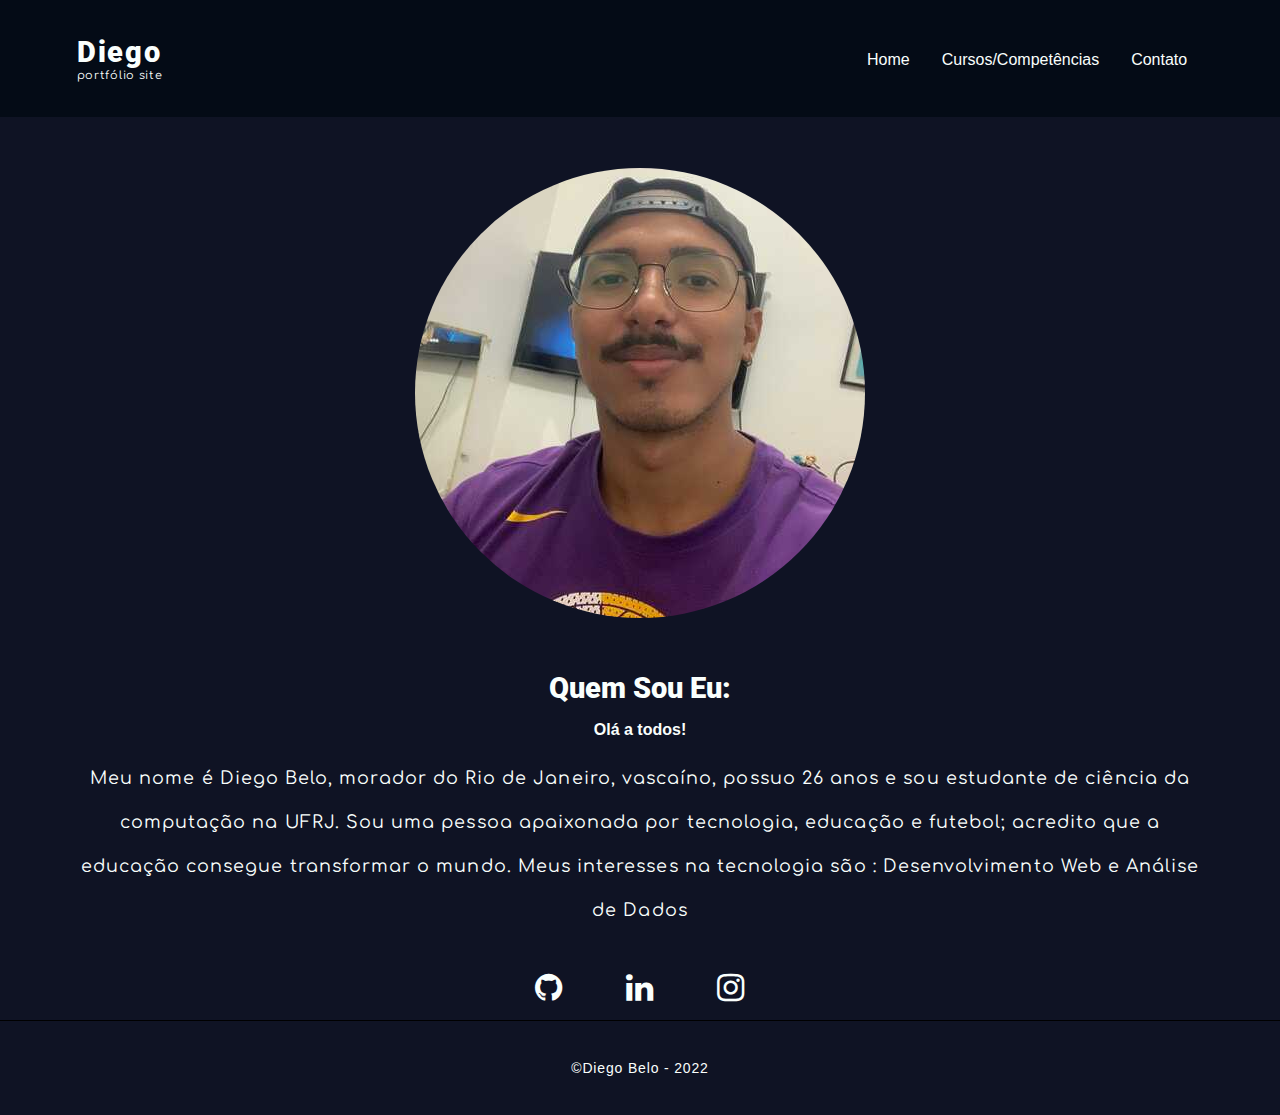
<file: index.html>
<!DOCTYPE html>
<html lang="pt-br">
    <head>
        <meta charset="UTF-8">
        <meta name="viewport" content="width=device-width, initial-scale=1.0">
        <link rel="preconnect" href="https://fonts.googleapis.com">
        <link rel="icon" href="./favicon.ico">
    <link rel="preconnect" href="https://fonts.gstatic.com" crossorigin>
    <link href="https://fonts.googleapis.com/css2?family=Comfortaa&family=Roboto+Condensed:wght@300;400&family=Roboto:ital,wght@0,400;0,900;1,700&display=swap" rel="stylesheet">
    <link rel="stylesheet" href="https://cdnjs.cloudflare.com/ajax/libs/font-awesome/4.7.0/css/font-awesome.min.css">
        <link rel="stylesheet" href="./style.css">
        <title>Diego - Projects</title>
    </head>
    <body>

        <header class="header" id="myHeader">
            <div class="container">
            <nav>
                <a class="text">
                    <p class="principal">Diego</p>
                    <p class="secundario">portfólio site</p>
                </a>
                <button class="hamburguer" id="hamburguer">
                    <i class="fa fa-bars"></i>
                    
                    
                </button>
                <ul class="nav-ul" id="nav-ul">
                    
                    <li><a href="">Home</a></li>
                    
                    
                    <li><a href="">Cursos/Competências</a></li>
                    <li><a href="./contato.html">Contato</a></li>
                    
                </ul>   
            </nav>   
        </div>


    </header>

            
        


        <main class="container">
            <section class="section-one">
                <article class="apresentation">
                
                <figure class="image">
                    <img src="./resizedEqual.jpeg" alt="Foto de Perfil">
                </figure>

                <div class="introduce">
                    <h2 class="principal">Quem Sou Eu: </h2>
                    <h3>Olá a todos!</h3>
                    <p> Meu nome é Diego Belo, morador do Rio de Janeiro, vascaíno, possuo 26 anos e sou estudante de ciência da computação na UFRJ. Sou uma pessoa apaixonada por tecnologia, educação e futebol; acredito que a educação consegue transformar o mundo. Meus interesses na tecnologia são : Desenvolvimento Web e Análise de Dados</p>
                </div>
            
            </article>
            </section>
            
            


            <section class="section-two">
                <div class="social-media">
                    <div class="git">
                       <a href="https://github.com/Diegobelo955"> <i class="fa fa-github fa-2x" aria-hidden="true" fa-3x></i></a>


                    </div>
                    <div class="linke">
                        <a href="https://www.linkedin.com/in/diego-belo-4a5b9b107/"><i class="fa fa-linkedin fa-2x" aria-hidden="true"></i></a>
                        
                    </div>
                    <div class="inst">
                        <a href="https://www.instagram.com/diego.belo95/"><i class="fa fa-instagram fa-2x" aria-hidden="true"></i>
                        </a>
                        
                    </div>
                </div>
            </section>
            



        </main>
        
        <footer class="rodape">
            <p>&copy;Diego Belo - 2022</p>
        </footer>



        <script src="./script.js"></script>

    </body>
</html>
</file>
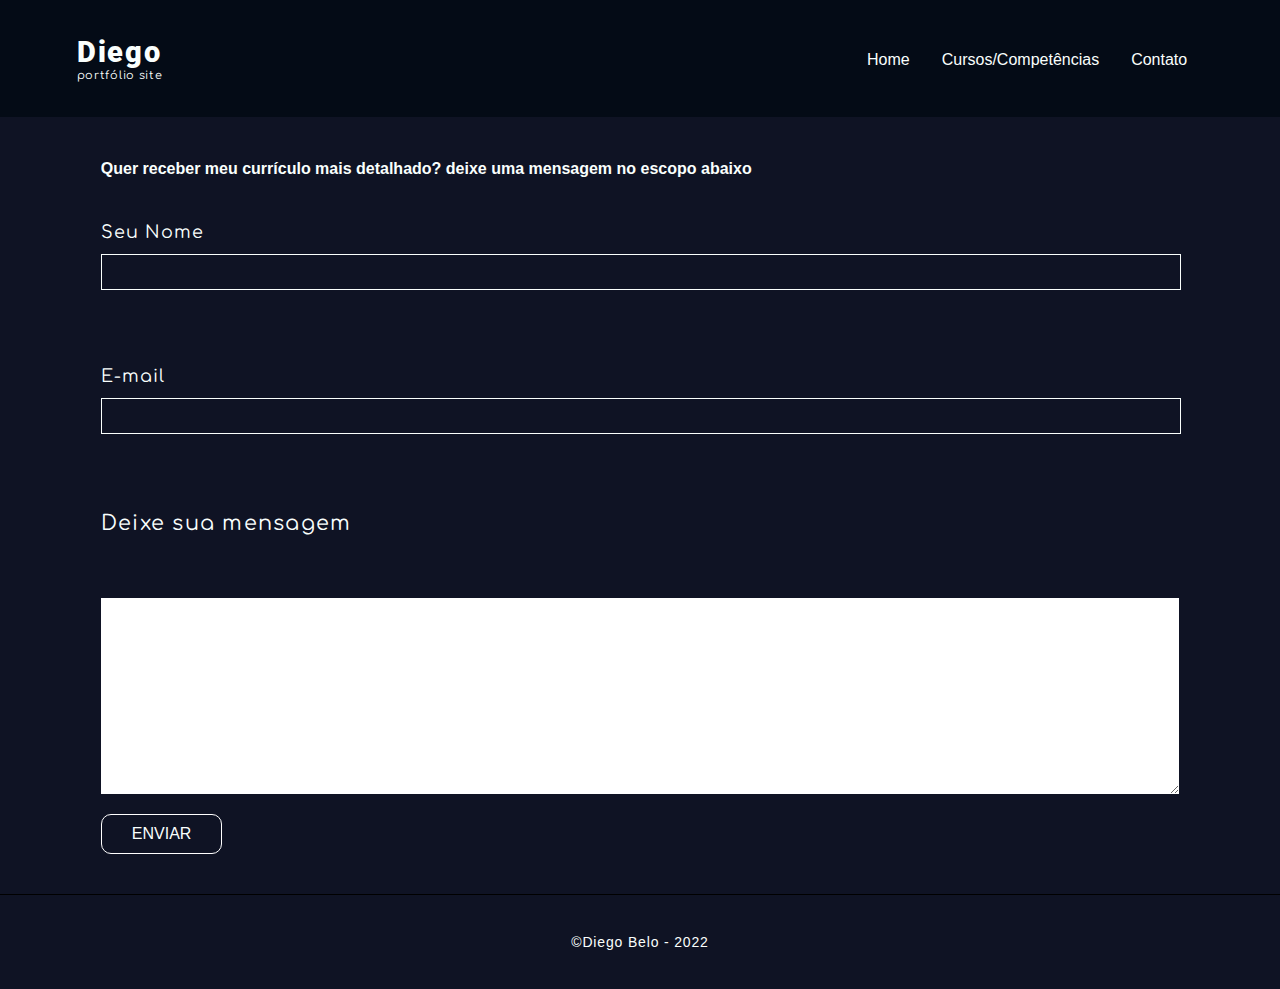
<file: contato.html>
<!DOCTYPE html>
<html lang="pt-br">
    <head>
        <meta charset="UTF-8">
        <meta name="viewport" content="width=device-width, initial-scale=1.0">
        <link rel="preconnect" href="https://fonts.googleapis.com">
        <link rel="icon" href="./images/favicon.ico">
    <link rel="preconnect" href="https://fonts.gstatic.com" crossorigin>
    <link href="https://fonts.googleapis.com/css2?family=Comfortaa&family=Roboto+Condensed:wght@300;400&family=Roboto:ital,wght@0,400;0,900;1,700&display=swap" rel="stylesheet">
    <link rel="stylesheet" href="https://cdnjs.cloudflare.com/ajax/libs/font-awesome/4.7.0/css/font-awesome.min.css">
        <link rel="stylesheet" href="./style.css"
    </head>
    <body>
        <script src="./script.js" defer></script>
        <header class="header" id="myHeader">
            <div class="container">
            <nav>
                <a class="text">
                    <p class="principal">Diego</p>
                    <p class="secundario">portfólio site</p>
                </a>
                <button class="hamburguer" id="hamburguer">
                    <i class="fa fa-bars"></i>
                    
                    
                </button>
                <ul class="nav-ul" id="nav-ul">
                    
                    <li><a href="./index.html">Home</a></li>
                    
                    <li><a href="">Cursos/Competências</a></li>
                    <li><a href="./contato.html">Contato</a></li>
                    
                </ul>   
            </nav>   
        </div>
    </header>



    <main class="container">
        <section class="formulario">
            <form action="aqui vai o backend" method="post">
                <h2>Quer receber meu currículo mais detalhado? deixe uma mensagem no escopo abaixo</h2>
                <fieldset class="corpo">
                    <ul>

                        <li class="li-campo">
                            <span class="campo">
                                <label for="name">Seu Nome</label>
                            </span>
                            <input type="text" id="name" name="name">
                        </li>
                        

                        <li class="li-campo">
                            <span class="campo">
                                <label for="email">E-mail</label>
                            </span>
                            <input type="text" id="email" name="email" >
                        </li>


                        <li class="li-campo">
                            <span class="campo final">
                                <label for="mensagem">Deixe sua mensagem</label>
                            </span>
                            <textarea name="Campo-final" id="mensagem-campo" cols="30" rows="10"></textarea>
                        </li>
                        <li class="li-campo">
                            <span class="enviar">
                                <input type="submit" value="Enviar" >
                            </span>
                        </li>
                    </ul>
                </fieldset>
            </form>
        </section>
    </main>
   
    
    <footer class="rodape">
        <p>&copy;Diego Belo - 2022</p>
    </footer>
    </body>

</html>
</file>
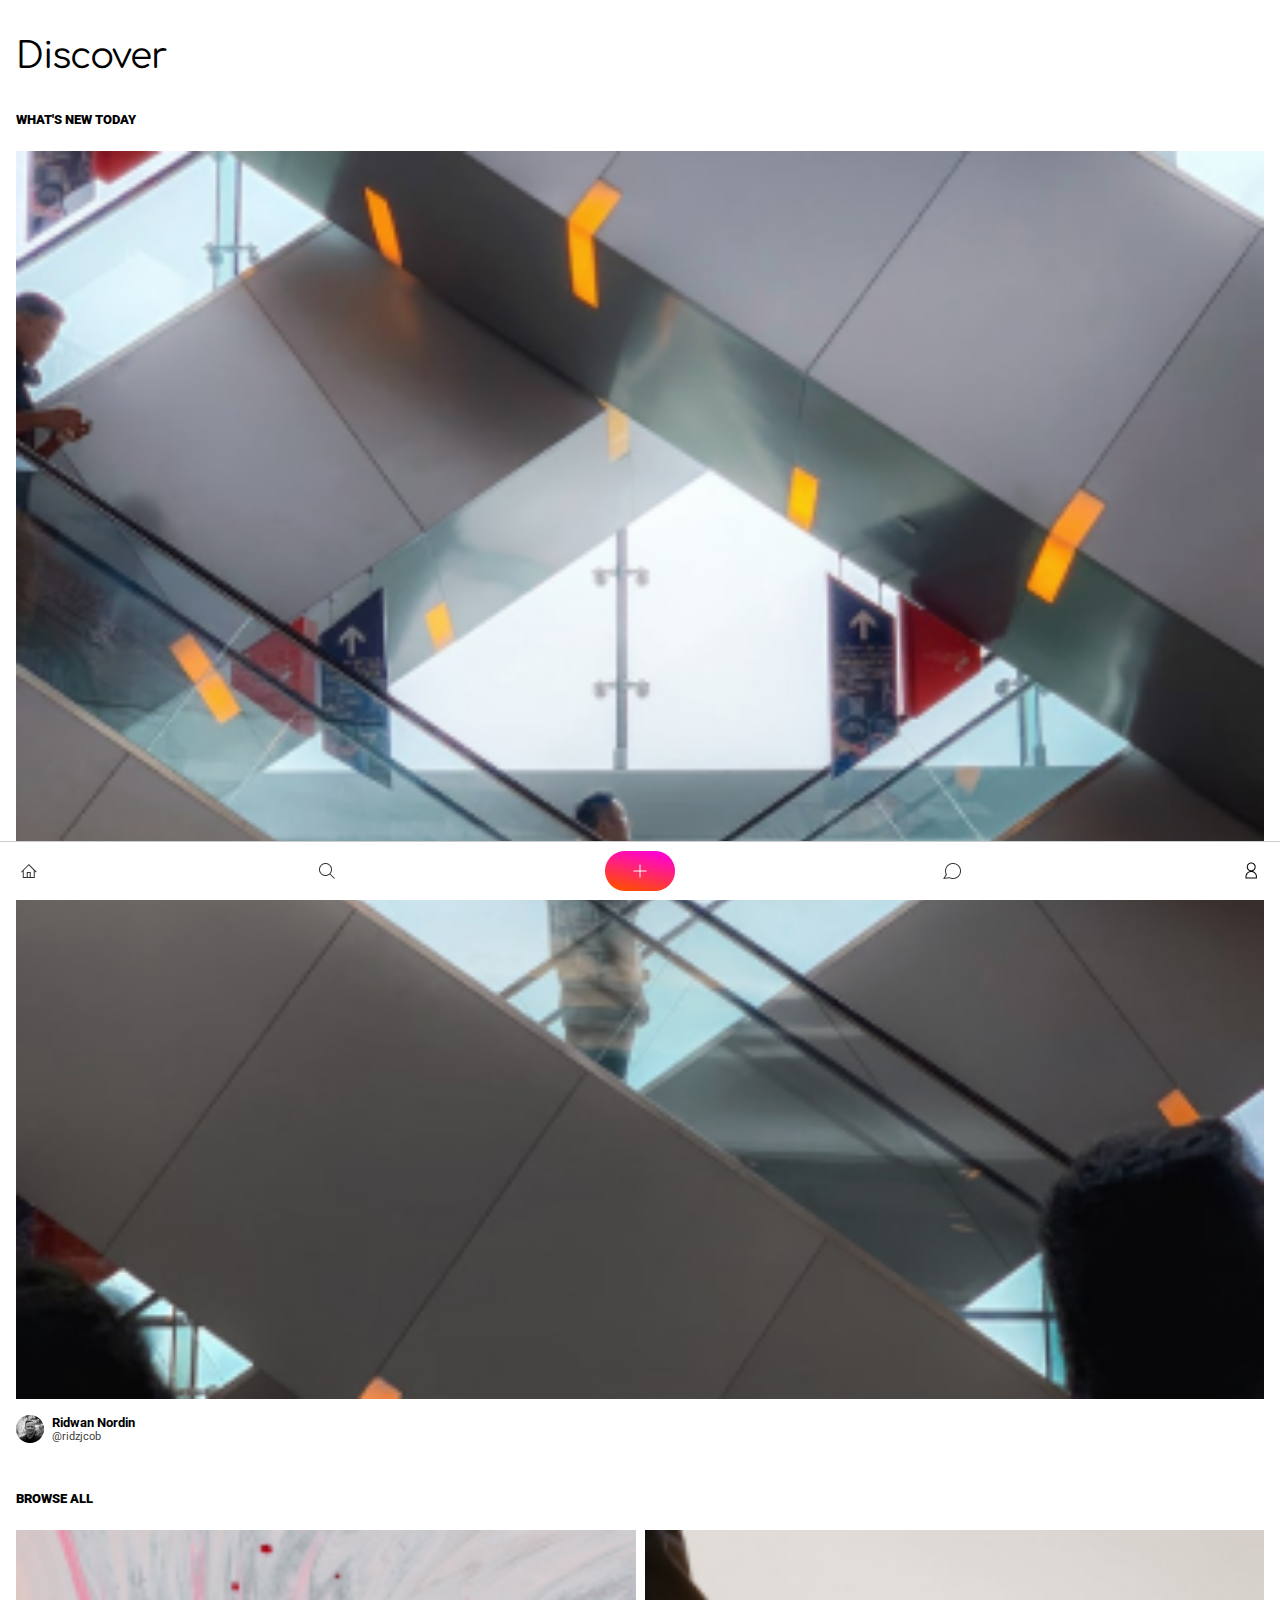
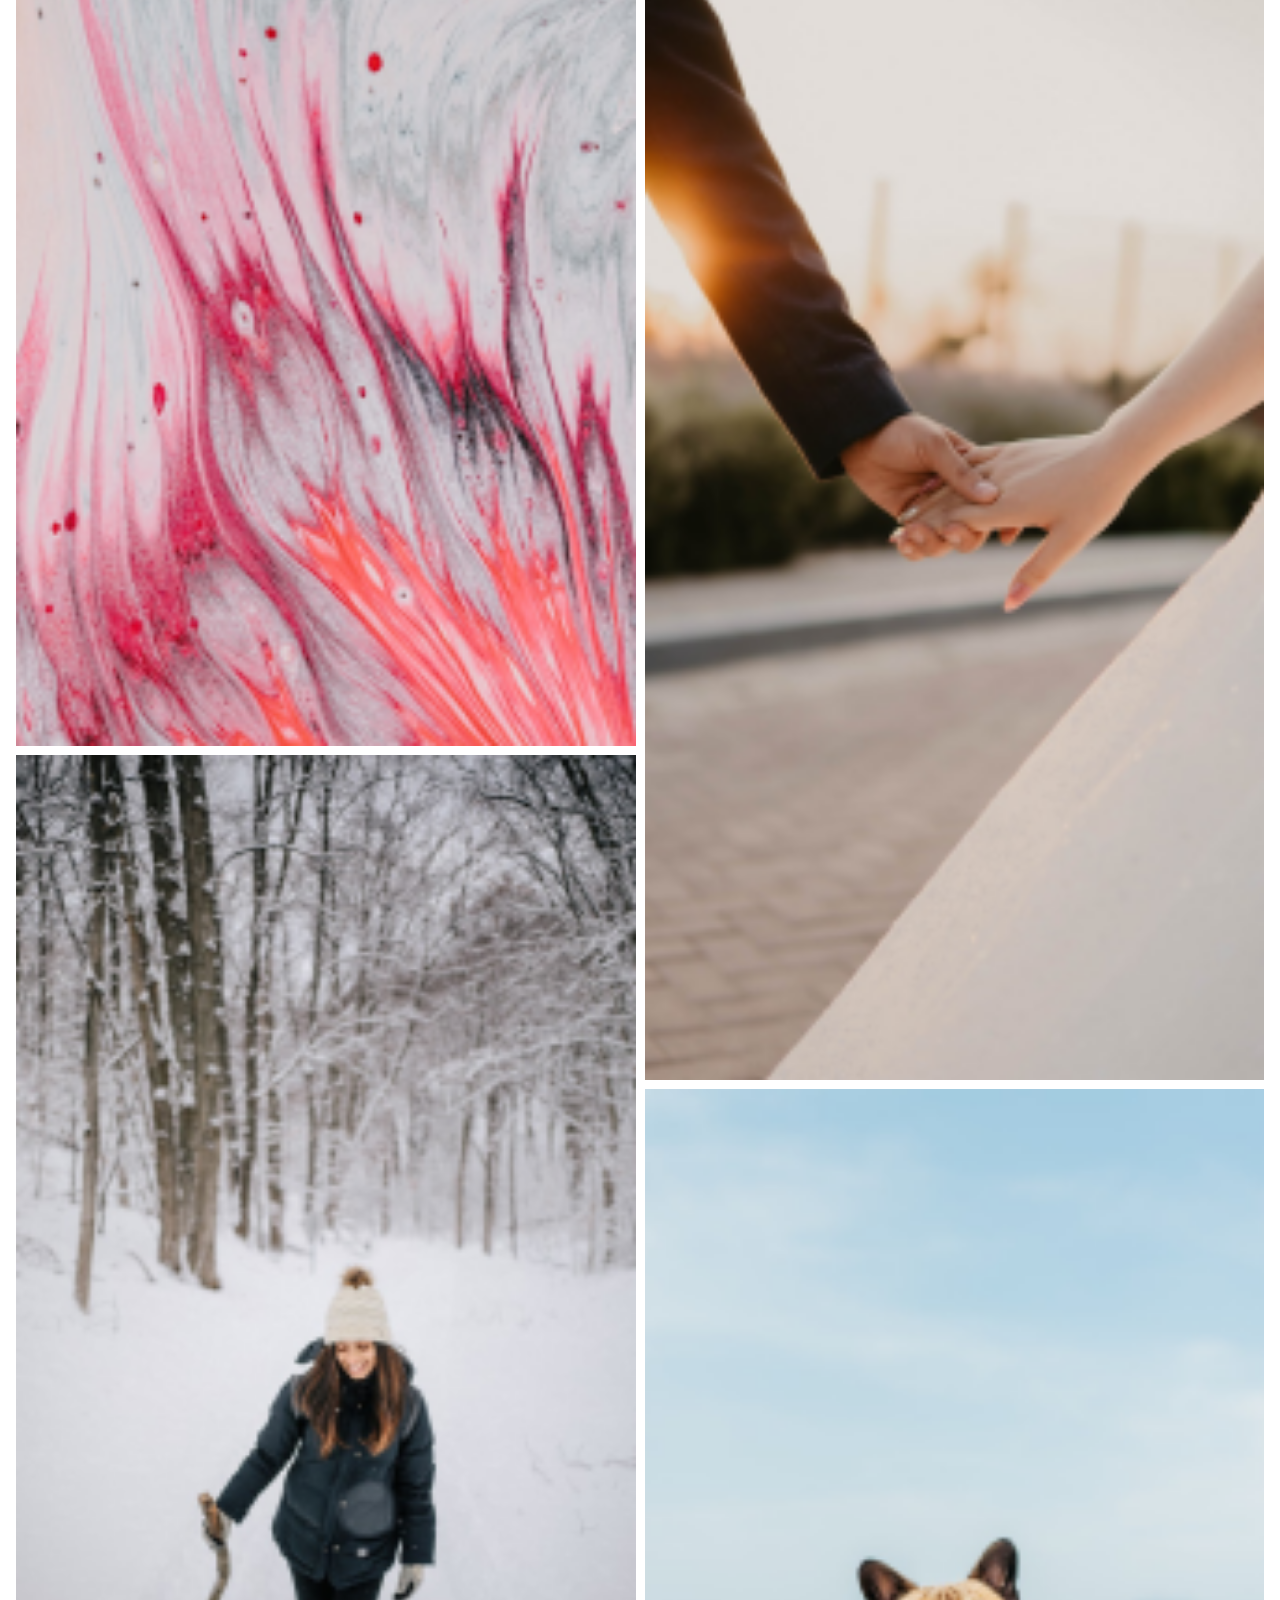
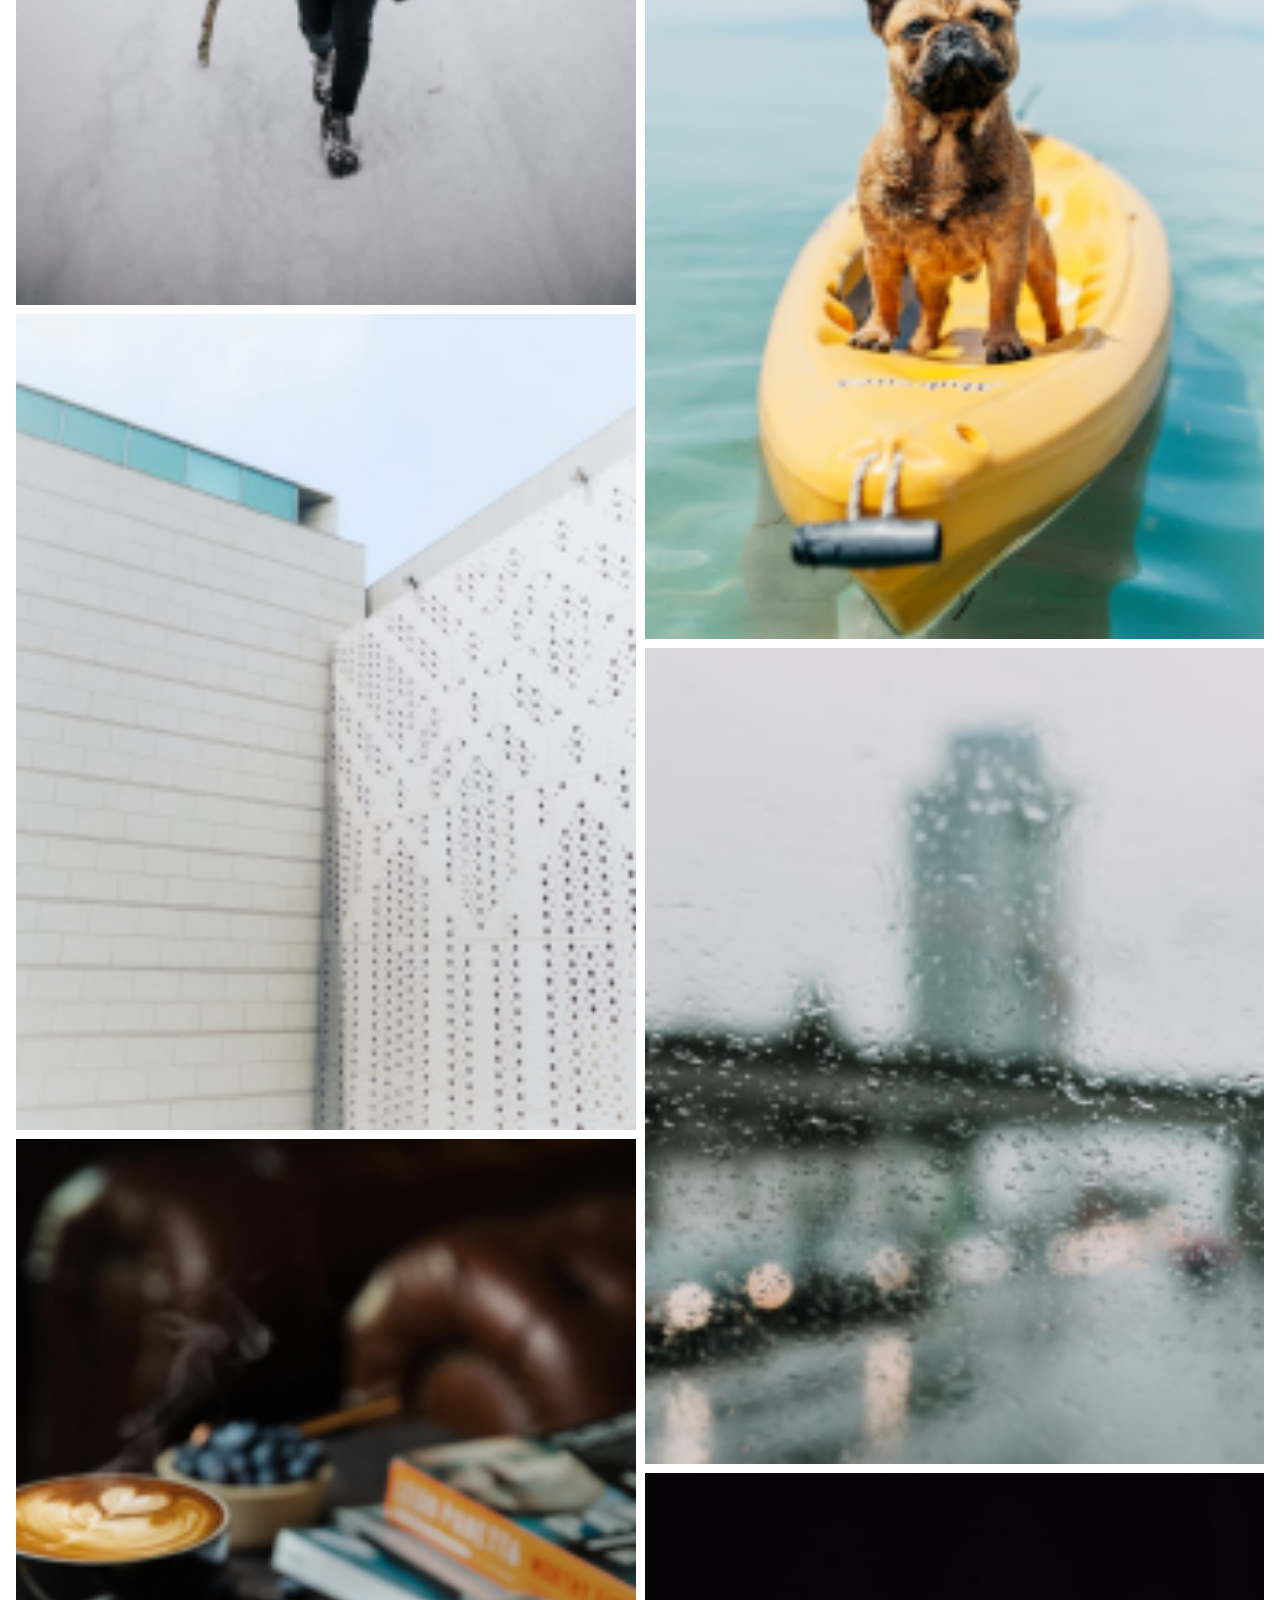
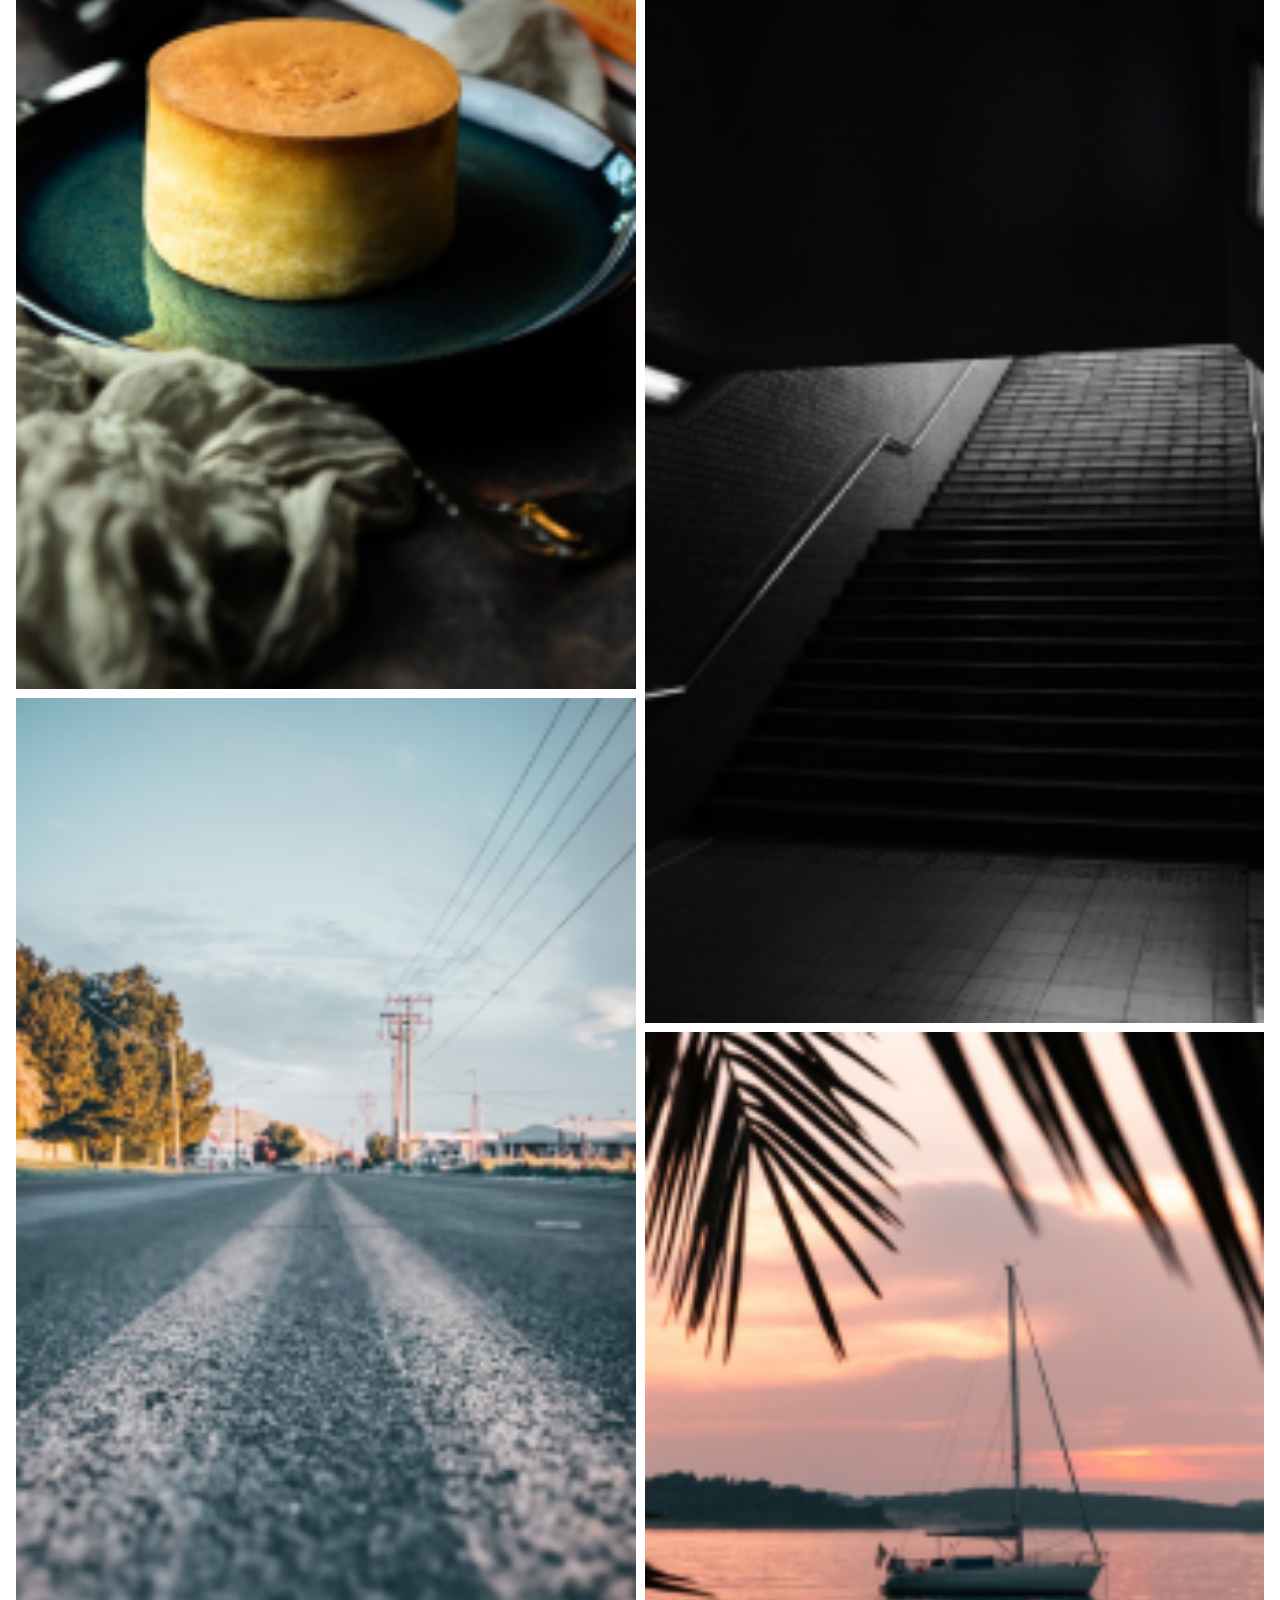
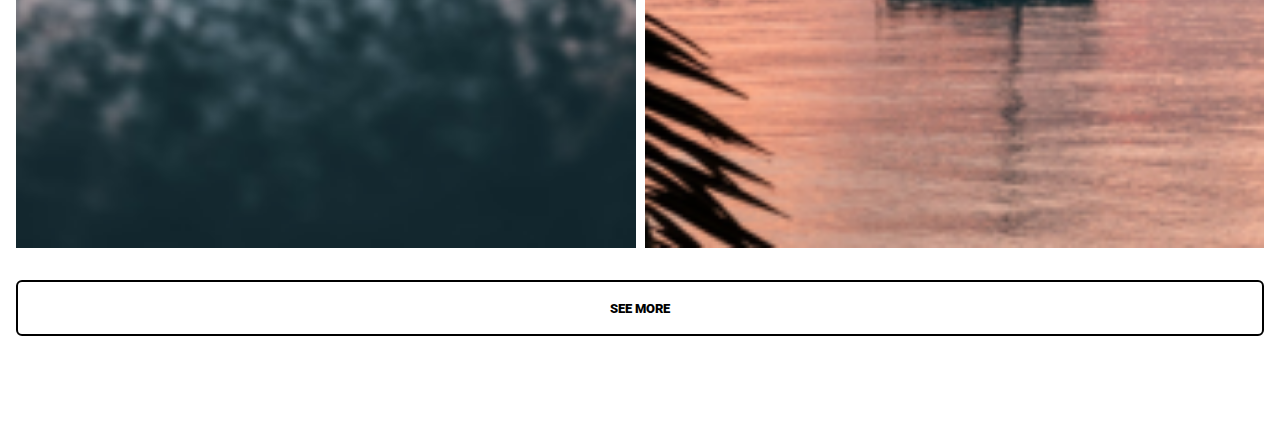
<file: Discover/html/aula20.html>
<!DOCTYPE html>
    <html lang="pt-br">
    <head>
        <meta charset="UTF-8">
        <meta name="viewport" content="width=device-width, initial-scale=1.0">
        <title>Aula Prática - 20</title>
        <link rel="preconnect" href="https://fonts.googleapis.com">
        <link rel="preconnect" href="https://fonts.gstatic.com" crossorigin>
        <link href="https://fonts.googleapis.com/css2?family=Comfortaa&family=Roboto:wght@400;700;900&display=swap" rel="stylesheet">
        <link rel="stylesheet" href="../css/aula20.css">
    </head>
    <body>
        <main class="container">
            <h1>Discover</h1>
            <h2>What's new today</h2>

            <!-- POST 1 -->
            <section class="stories-box">
                <section class="stories">
                    
                  
                            <section
                            <figure>
                                <img src="../imagens/first-stories.png" alt="Stories 1" class="story-img">
                            </figure>

                            <article class="legenda">
                                <figure><img src="../imagens/first-user.png" alt="Perfil 1"></figure>
                                <article>
                                    <p>Ridwan Nordin</p>
                                    <p><a href="">@ridzjcob</a></p>
                                </article> 
                            </article>
                        </section>

                        <!-- POST 2 -->
                        <section>
                            <figure>
                                <img src="../imagens/second-stories.png" alt="Stories 2">
                            </figure>

                            <article class="legenda">
                                <figure><img src="../imagens/second-user.png" alt="Perfil 2"></figure>
                                <article>
                                    <p>Clem Onojeghuo</p>
                                    <p><a href="">@clemono2</a></p>
                                </article> 
                            </article>
                        </section>

                        <!-- POST 3 -->

                        <section>
                            <figure>
                                <img src="../imagens/third-stories.png" alt="Stories 3">
                            </figure>

                            <article class="legenda">
                                <figure><img src="../imagens/third-user.png" alt="Perfil 3"></figure>
                                <article>
                                    <p>Jon Tyson</p>
                                    <p><a href="">@jontyson</a></p>
                                </article> 
                            </article>
                        </section>

                        <!-- POST 4 -->

                        <section>
                            <figure>
                                <img src="../imagens/fourth-stories.png" alt="Stories 3">
                            </figure>

                            <article class="legenda">
                                <figure><img src="../imagens/fourth-user.png" alt="Perfil 3"></figure>
                                <article>
                                    <p>Simon Zhu</p>
                                    <p><a href="">@smnzhu</a></p>
                                </article> 
                            </article>
                        </section>
                    </section>
            </section>

            <h2>BROWSE ALL</h2>

            <section class="posts">
                <article class="col-6">
                    <article>
                        <figure>
                            <img src="../imagens/Rectangle 2.png" alt="">
                        </figure>
                        <figure>
                            <img src="../imagens/Rectangle 2.2.png" alt="">
                        </figure>
                        <figure>
                            <img src="../imagens/Rectangle 2.4.png" alt="">
                        </figure>
                        <figure>
                            <img src="../imagens/Rectangle 2.6.png" alt="">
                        </figure>

                        <figure>
                            <img src="../imagens/Rectangle 2.9.png" alt="">
                        </figure>
                    </article>
                </article>
                <article class="col-6">

                    <article>
                        <figure>
                            <img src="../imagens/Rectangle 2.1.png" alt="">
                        </figure>
                        <figure>
                            <img src="../imagens/Rectangle 2.3.png" alt="">
                        </figure>
                        <figure>
                            <img src="../imagens/Rectangle 2.5.png" alt="">
                        </figure>
                        <figure>
                            <img src="../imagens/Rectangle 2.7.png" alt="">
                        </figure>

                        <figure>
                            <img src="../imagens/Rectangle 2.10.png" alt="">
                        </figure>
                    </article>
            
                </article>    
            
            </section>


            <p class="ver-mais">
                <a href="">See More</a>
            </p>
        
        
        </main>


        <footer>
            
            <ul>
                <li><a href=""><img src="../imagens/Home.png" alt=""></a></li>
                <li><a href=""><img src="../imagens/Search.png" alt=""></a></li>
                <li><a href=""><img src="../imagens/Upload.png" alt=""></a></li>
                <li><a href=""><img src="../imagens/Chat.png" alt=""></a></li>
                <li><a href=""><img src="../imagens/Profile.png" alt=""></a></li>
            </ul>

           
        </footer>



        
        
    </body>
</html>
</file>
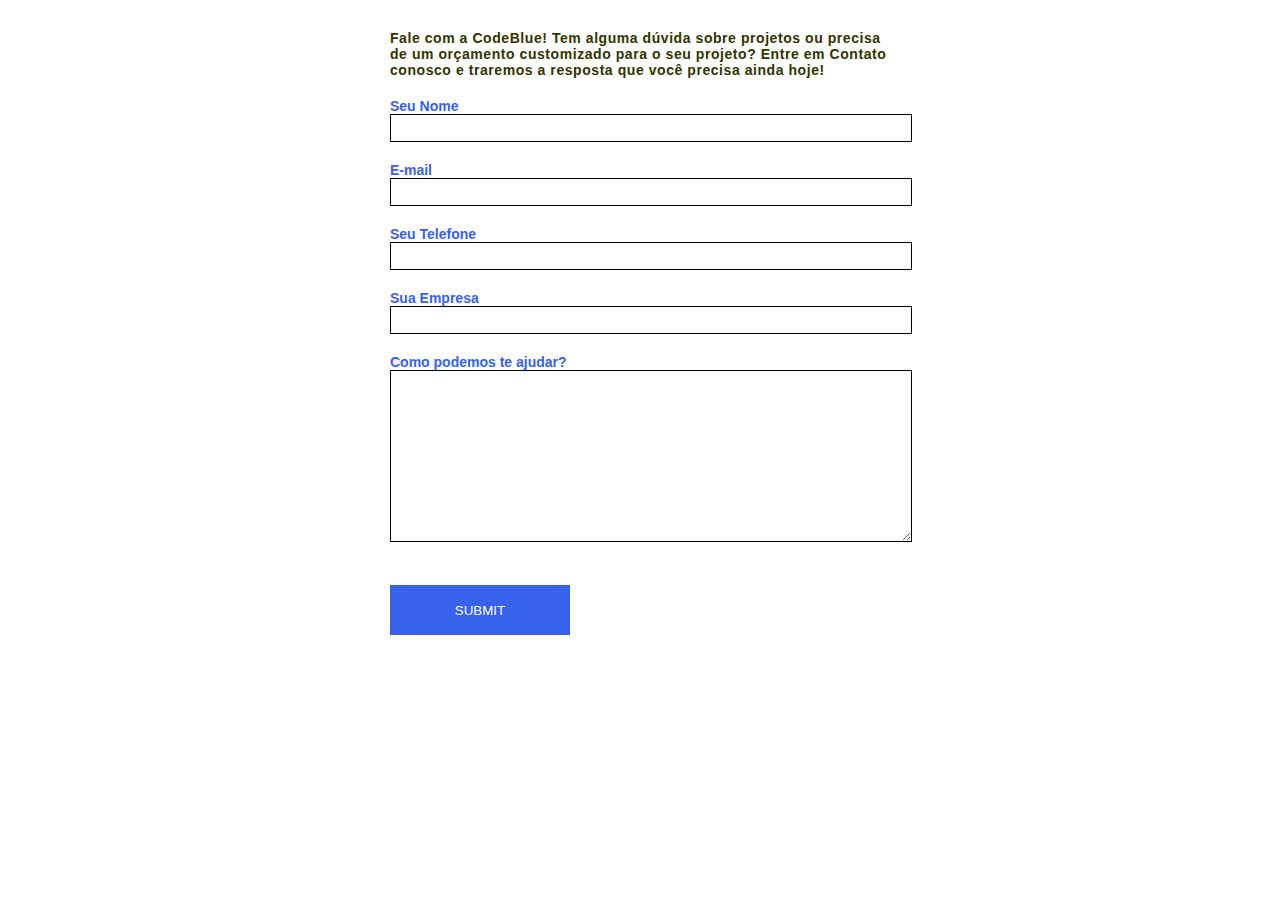
<file: Exercicio-Formulário- aula-21/html/codeblueform.html>
<!DOCTYPE html>
<html lang="pt-br">
    <head>
        <meta charset="UTF-8">
        <meta name="viewport" content="width=device-width, initial-scale=1.0">
        <meta name="robots" content="index,follow">
        <link rel="stylesheet" href="../css/codeblueform.css">
        <title>Codeblue - Soluções para Agências</title>
    </head>
    <body>

        <!-- Section que conterá o formulário da página -->
        <section class="formulario">
            <form action="form.php" method="post">
                <h2>Fale com a CodeBlue! Tem alguma dúvida sobre projetos ou precisa de um orçamento customizado para o seu projeto? Entre em Contato conosco e traremos a resposta que você precisa ainda hoje!</h2>
                <fieldset>
                <legend></legend>
                        <ul>
                            <li>
                                <span class="campo">
                                    <label for="seu nome">Seu Nome</label>
                                </span>
                                <input type="text" id="seu nome" name="Name">
                            </li>
                            <li>
                                <span class="campo">
                                    <label for="email">E-mail</label>
                                </span>
                                <input type="text" id="email" name="E-mail">
                            </li>
                            <li>
                                <span class="campo">
                                    <label for="telefone">Seu Telefone</label>
                                </span>
                                
                                <input type="text" id="telefone" name="Seu-Telefone">
                            </li>
                            <li>
                                <span class="campo">
                                    <label for="empresa">Sua Empresa</label>   
                                </span>
                                <input type="text" id="empresa" name="Sua-Empresa">
                            </li>
                            <li>
                                <span class="campo final">
                                    <label for="mensagem">Como podemos te ajudar?</label>
                                </span>
                                <textarea name="Campo" id="mensagem" cols="30" rows="10"></textarea>
                            </li>

                            <li>
                                <span class="enviar">
                                    <input type="submit" id="submit" name="Submit">
                                </span>
                            </li>
                        </ul>
                    

                </fieldset>
            
            
            </form>
        </section>

        
    </body>
</html>
</file>
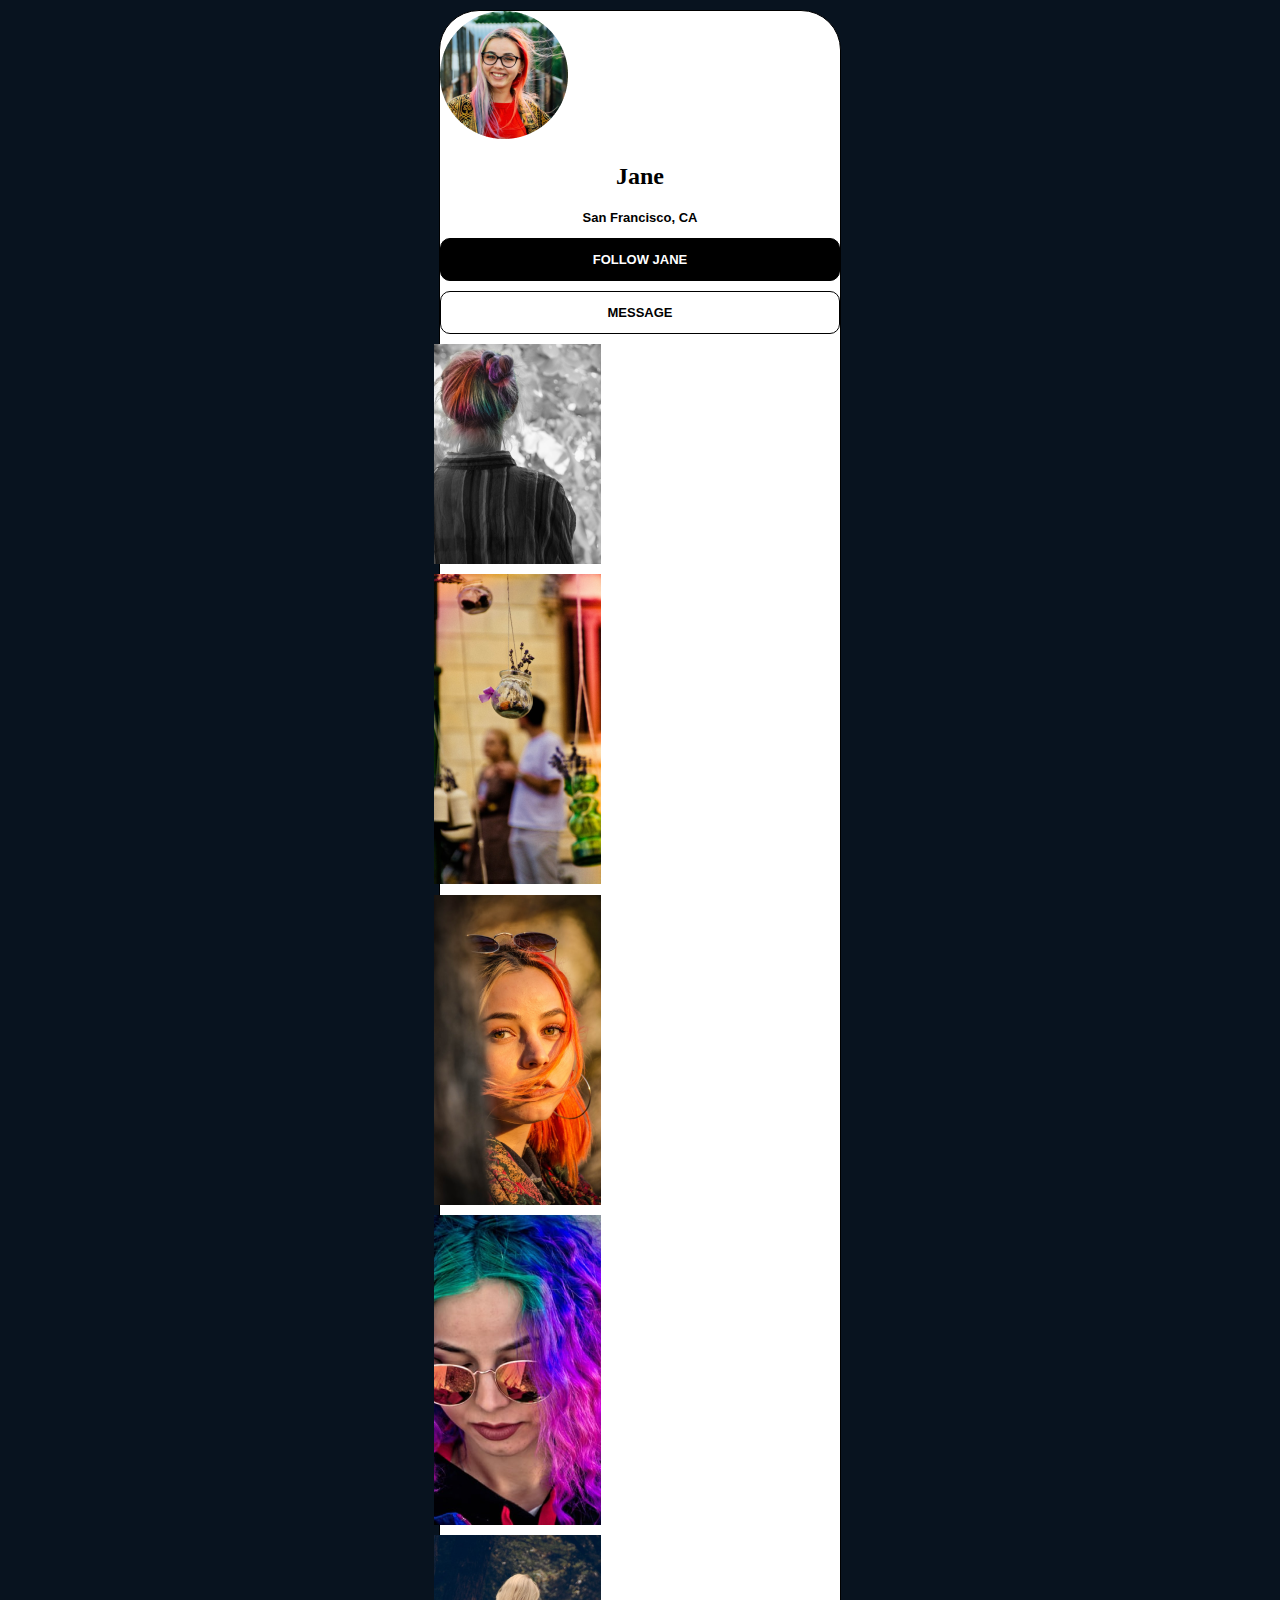
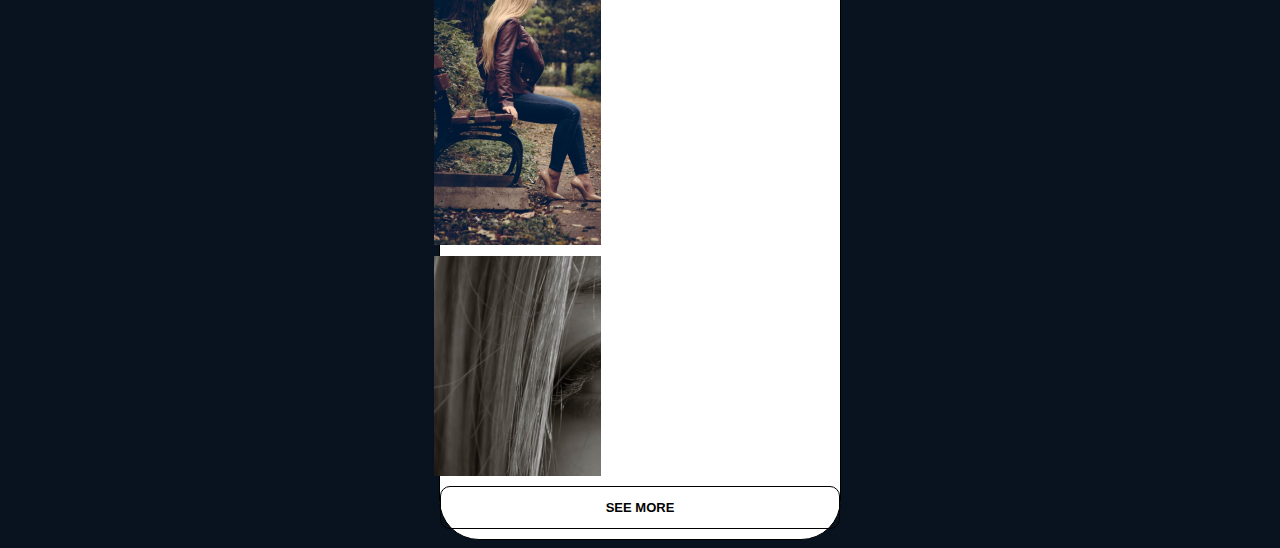
<file: Perfil/html/perfil.html>
<!DOCTYPE html>
<html lang="pt-br">
    <head>
        <meta charset="UTF-8">
        <meta name="viewport" content="width=device-width, initial-scale=1.0">
        <link rel="stylesheet" href="https://cdn.jsdelivr.net/npm/bootstrap-icons@1.9.1/font/bootstrap-icons.css">
        <link rel="preconnect" href="https://fonts.googleapis.com">
        <link rel="preconnect" href="https://fonts.gstatic.com" crossorigin>
        <link href="https://fonts.googleapis.com/css2?family=Roboto+Condensed:wght@900;400&display=swap" rel="stylesheet">
        <link href="https://cdn.jsdelivr.net/npm/bootstrap@5.2.0/dist/css/bootstrap.min.css" rel="stylesheet" integrity="sha384-gH2yIJqKdNHPEq0n4Mqa/HGKIhSkIHeL5AyhkYV8i59U5AR6csBvApHHNl/vI1Bx" crossorigin="anonymous">



  </head>
        <link rel="stylesheet" href="../css/exercicio-aula18.css">
        <title>Profile</title>
    </head>




    <body>
       
        <div class="container">

            
            <div class="pt-5 row text-center">
                <div class="heading">
                    <figure>
                        <img src="../imagens/Ellipse.png" alt="">
                    </figure>

                <h2>Jane</h2>
                <p class="pt-1">San Francisco, CA</p>

                <div class="box num1 px-3 py-1">
                    <p class="my-1">FOLLOW JANE</p>
                </div>

                <div class="box num2 px-3 py-1">
                    <p class="my-1">MESSAGE</p>
                </div>

                <div class="row px-4 py-3 teste">
                    <div class="col-6">
                        <figure>
                            <img src="../imagens/Rectangle 2.png" alt="">
                        </figure>
                        <figure>
                            <img src="../imagens/Rectangle 2.2.png" alt="">
                        </figure>

                        <figure><img src="../imagens/Rectangle 2.4.png" alt=""></figure>

                       
                    </div>
                    <div class="col-6">
                        <figure>
                            <img src="../imagens/Rectangle 2.1.png" alt="">
                        </figure>
                        
                        <figure><img src="../imagens/Rectangle 2.3.png" alt=""></figure>

                        <figure><img src="../imagens/Rectangle 2.5.png" alt=""></figure>

                    </div>
                   
                   
                    
                    <div class="box botao pt-2">
                        <p class="pt-2"><a href="#">SEE MORE</a></p>
                    </div>
                     

                </div>
                


            </div>
                
        </div>

            
    










       </div>
        


    </body>
</html>
</file>
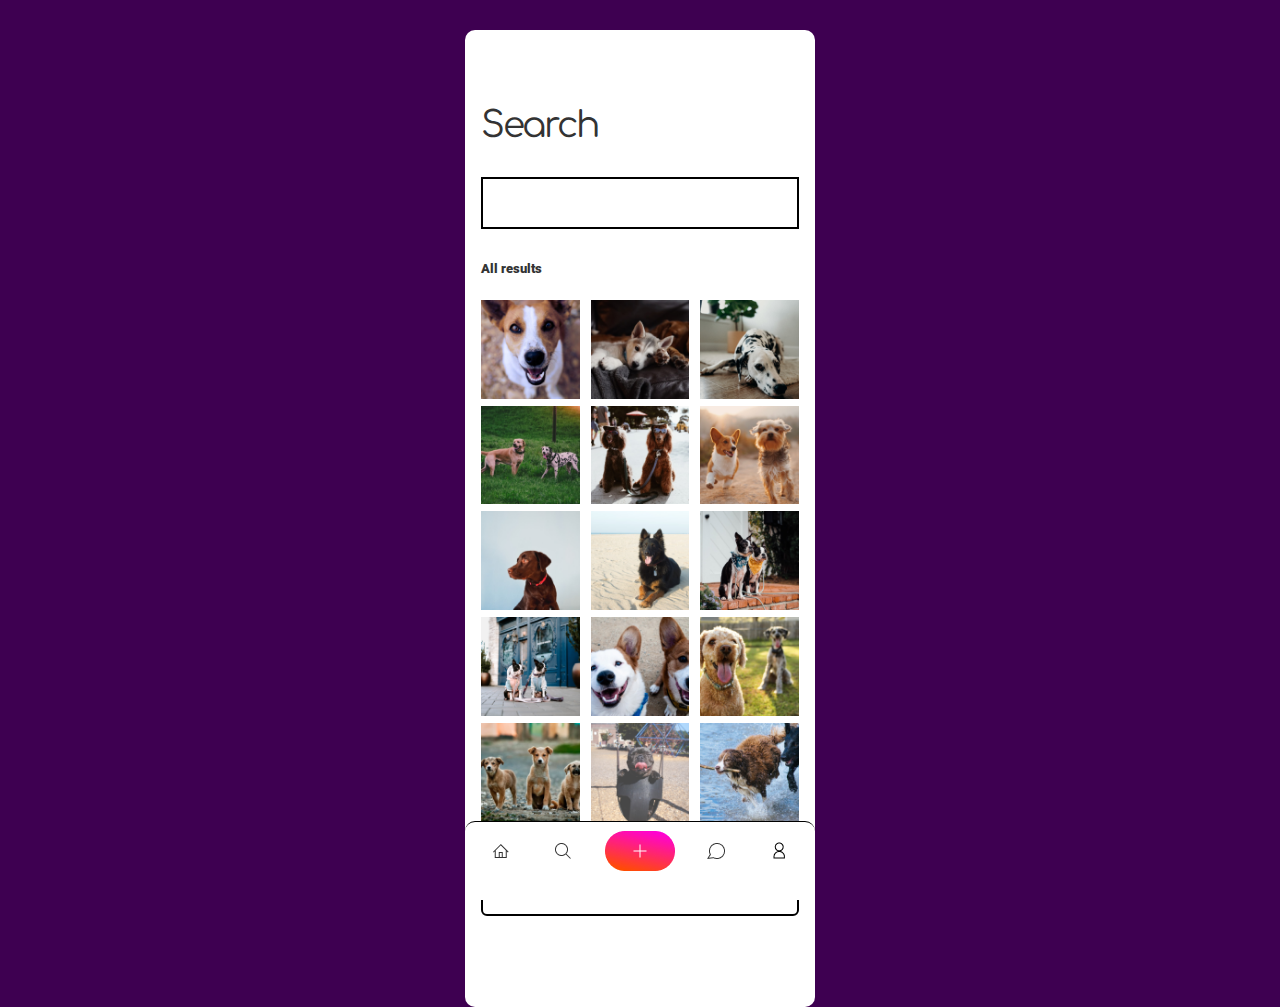
<file: Search/html/search.html>
<!DOCTYPE html>
<html lang="pt-br">
    <head>
        <meta charset="UTF-8">
        <meta name="viewport" content="width=device-width, initial-scale=1.0">
        <link rel="preconnect" href="https://fonts.googleapis.com">
        <link rel="preconnect" href="https://fonts.gstatic.com" crossorigin>
        <link href="https://fonts.googleapis.com/css2?family=Comfortaa&family=Roboto+Condensed:wght@300;400&family=Roboto:wght@900&display=swap" rel="stylesheet">
        <link rel="stylesheet" href="../css/search.css">
        <title>SearchPage</title>
    </head>

    <body>
        <div class="wrap">
        <main class="wrap container">
            
            <h1>Search</h1>
            <div class="pesquisa"></div>
            <h2>All results</h2>

            <section class="images">
                <article class="col-4">
                    <figure><img src="../images/Rectangle 2.png" alt="Cachorro"><a href="#"></a></img></figure>
                    <figure><img src="../images/Rectangle 2.3.png" alt="Cachorro"><a href="#"></a></img></figure>
                    <figure><img src="../images/Rectangle 2.6.png" alt="Cachorro"><a href="#"></a></img></figure>
                    <figure><img src="../images/Rectangle 2.9.png" alt="Cachorro"><a href="#"></a></img></figure>
                    <figure><img src="../images/Rectangle 2.12.png" alt="Cachorro"><a href="#"></a></img></figure>
                </article>
                <article class="col-4">
                    <figure><img src="../images/Rectangle 2.1.png" alt="Cachorro"><a href="#"></a></img></figure>
                    <figure><img src="../images/Rectangle 2.4.png" alt="Cachorro"><a href="#"></a></img></figure>
                    <figure><img src="../images/Rectangle 2.7.png" alt="Cachorro"><a href="#"></a></img></figure>
                    <figure><img src="../images/Rectangle 2.10.png" alt="Cachorro"><a href="#"></a></img></figure>
                    <figure><img src="../images/Rectangle 2.13.png" alt="Cachorro"><a href="#"></a></img></figure>
                </article>
                <article class="col-4">
                    <figure><img src="../images/Rectangle 2.2.png" alt="Cachorro"><a href="#"></a></img></figure>
                    <figure><img src="../images/Rectangle 2.5.png" alt="Cachorro"><a href="#"></a></img></figure>
                    <figure><img src="../images/Rectangle 2.8.png" alt="Cachorro"><a href="#"></a></img></figure>
                    <figure><img src="../images/Rectangle 2.11.png" alt="Cachorro"><a href="#"></a></img></figure>
                    <figure><img src="../images/Rectangle 2.14.png" alt="Cachorro"><a href="#"></a></img></figure>
                </article>
            </section>

            <p class="see-more">

                <a href="">See More</a>
            </p>


        

        </main>

       
                 
        <footer class="wrap container">
            <div>   
                <ul>
                    <li><a href=""><img src="../images/Home.png" alt=""></img></a></li>
                    <li><a href=""><img src="../images/Search.png" alt=""></img></a></li>
                    <li><a href=""><img src="../images/Upload.png" alt=""></img></a></li>
                    <li><a href=""><img src="../images/Chat.png" alt=""></img></a></li>
                    <li><a href=""><img src="../images/Profile.png" alt=""></img></a></li>
                </ul>
            </div>
        </footer>

        </div>


        
    </body>
</html>
</file>
<file: Discover/css/aula20.css>
*{
    margin: 0;
    padding: 0;
    border: 0;
    list-style-type:none;
}

img{
    width: 100%;
    display: block;
}

.container{
    max-width: 100%;
    padding: 0 16px;
}

h1{
    font:36px 'comfortaa', cursive;
    margin: 36px 0;
    letter-spacing: -1px;
}

h2{
    font:900 13px 'Roboto', sans-serif;
    margin-bottom: 24px;
    text-transform: uppercase;
}



.legenda{
    margin-top: 16px;
    display: flex;
    gap: 8px;
    align-items: center;
}

.legenda p{
    font: 700 13px/1 'Roboto',sans-serif;

}

.legenda a{
    font: 400 11px 'Roboto', sans-serif;
    text-decoration: none;
    color: rgba(0 , 0, 0, 0.8);
}

.stories{
    display: flex;
}

.stories-box{
    overflow-x: scroll;
    margin-bottom: 48px;
}

.stories section{
    min-width: 100%;
    gap: 16px;

}

.posts{
    display: flex;
    gap: 9px;
    
}

.posts article{
    width: 100%;
    display: flex;
    gap: 9px;
    flex-direction: column;
}


.ver-mais a{
    display: block;
    padding: 19px 0 18px;
    margin: 32px 0 90px;
    text-decoration: none;
    border: 2px solid #000;
    border-radius: 6px;
    font:900 13px 'Roboto', sans-serif;
    text-transform: uppercase;
    color: #000;
    text-align: center;

}

footer{
    position: fixed;
    bottom: 0;
    left: 0;
    z-index: 99;
    background: #fff;
    width: 100%;
    
    border-top: solid 1px #ccc;
    padding: 9px 0;
}


footer ul{
    display: flex;
    justify-content: space-between;
    padding: 0 9px;

}
</file>
<file: Exercicio-Formulário- aula-21/css/codeblueform.css>
*{
    margin: 0;
    padding: 0;
    border: 0;
    list-style-type: none;
    
}

:focus{outline:0;}

.formulario{
    max-width: 500px;
    margin: 30px auto 0;
    background:rgba(255, 255, 255, 0.8)
}

body{
    font-family: Arial, Helvetica, sans-serif;
    font-size: 14px;
}
.campo{
    display: block;
}

li{
    margin-bottom: 10px;
}

legend{
    display: block;
    margin-bottom: 20px;
}


h2{
    color: #330;
    font-size: 14px;
    width: 500px;
    letter-spacing: 0.04em;
}


fieldset{
    border: 0;
}

.campo label {
    font-weight: 900;
    color: rgb(56, 98, 236);
    cursor: pointer;
    
}



.enviar input{
    min-width: 180px;
    max-width: 180px;
    margin: 20px 0;
    height: 50px;
    background-color: rgb(56, 98, 236);
    cursor: pointer;
    text-align: center;
    text-transform: uppercase;
    color: #fff;
    transition: .5s ease all;
}

.enviar input:hover{
    background-color: rgb(57, 57, 207);
}
.final{
    margin: 10px 0 0;
}

input[type="text"],
textarea{
    font:14px Arial, Helvetica, sans-serif;
    border:1px solid #000;
    padding:5px 10px;
    min-width: 500px;
    max-width: 500px;
    margin-bottom: 10px;
}

input[type="text"]:focus,
input[type="submit"]{
    border-color: #000;
}

textarea{
    max-height: 300px;
}




@media screen and (max-width:720px) {



    h2{
        width: 70%;
        margin-left: 10px;
    }

    .formulario{
        max-width: 100%;
       
    }


  
    input[type="text"],
    textarea{
        margin-left: 10px;
        min-width: 70%;
    }

    input[type="submit"],
    .campo label
    {
        margin-left: 10px;
    }
   
    
    
}
</file>
<file: Perfil/css/exercicio-aula18.css>
body{
    background:#08131f;
}

.container{
    max-width: 400px;
    height: fit-content;
    background:#fff;
    border: 1px solid #000;
    border-radius: 40px;
    margin: 10px auto 0;

}

h2{
    text-align: center;
}

p {
    font-family: 'Roboto', sans-serif;
    font-size: 13px;
    font-weight: 900;
    text-align: center;
    text-decoration: none;
    
}

.box{
    border-radius: 10px;
    border: solid 1px #000;
    margin-bottom: 10px;
}

.num1{
    background: #000;
}


.num1 p{
    color: #fff;
}

figure {
    margin: 0 0 0.4rem;
}

.col-6{
    transform: translateX(-6px);
}

a{
    text-decoration: none;
}

.botao a{
    color: #000;
    text-decoration: none;
    text-align: center;
    min-width: 326px;
    display: block;
    justify-content: center;
}
</file>
<file: style.css>
@charset "UTF-8";
/* RESET */
html,
body,
div,
span,
iframe,
h1,
h2,
h3,
h4,
h5,
h6,
p,
a,
address,
em,
img,
strong,
u,
ol,
ul,
li,
fieldset,
form,
label,
legend,
table,
tbody,
tfoot,
thead,
tr,
th,
td,
main,
article,
aside,
figure,
figcaption,
footer,
header,
nav,
section,
time,
audio,
video {
  border: 0;
  font-family: "Open Sans", sans-serif;
  font-size: 16px;
  margin: 0;
  padding: 0;
  vertical-align: baseline;
  box-sizing: border-box;
}

html {
  scroll-behavior: smooth;
}

ol,
ul,
li {
  list-style: none;
}

strong {
  font-weight: bold;
}

table {
  border-collapse: collapse;
  border-spacing: 0;
  width: 100%;
}

img {
  width: 100%;
}

p {
  letter-spacing: 0.06em;
}

a,
a:hover {
  color: #333;
  text-decoration: none;
  cursor: pointer;
}

:focus {
  outline: 0;
}

:hover {
  transition: 0.3s ease;
}

input[type=text],
input[type=email],
input[type=tel],
input[type=search],
input[type=url],
textarea,
select {
  border: 0;
  border-bottom: 1px solid #000;
  color: #333;
  padding: 8px 0;
  font: 16px "Open Sans", sans-serif;
  background: transparent;
  width: 100%;
}

input[type=text]:focus,
input[type=email]:focus,
input[type=tel]:focus,
input[type=search]:focus,
input[type=url]:focus,
textarea:focus,
select:focus {
  border-color: #900;
}

input[type=submit],
input[type=button],
button {
  border: 1px solid #000;
  text-transform: uppercase;
  padding: 10px 30px;
  color: #333;
  font: 16px Arial, Helvetica, sans-serif;
  background: transparent;
}

input[type=text]::placeholder,
input[type=email]::placeholder,
input[type=tel]::placeholder,
input[type=search]::placeholder,
input[type=url]::placeholder {
  color: #333;
}

:root {
  --color-light: #ffffff;
  --color-light-shade: #fafffd;
  --color-primary: hsl(229, 43%, 10%);
  --color-primary-shade: hsl(232, 42%, 14%);
  --color-dark: #040b16;
  --color-gray: rgb(186, 189, 206) ;
}

body {
  background-color: var(--color-primary);
}

.container {
  margin: 0 auto;
  max-width: 88%;
  width: 688px;
}

.header {
  background: var(--color-dark);
  border-top: solid var(--color-dark);
  border-bottom: solid var(--color-primary);
  width: 100%;
}

.topo-fixo {
  position: fixed;
  top: 0;
}

nav {
  width: 100%;
  display: flex;
  justify-content: space-between;
  padding: 2em 0;
  flex-wrap: wrap;
}

.nav-ul {
  display: none;
}

nav ul a {
  display: inline-block;
  cursor: pointer;
  color: var(--color-light-shade);
  padding: 1em;
}

nav ul a:hover {
  opacity: 0.7;
  transition: 0.5s ease all;
}

.principal {
  font: 900 1.8em "Roboto", sans-serif;
  text-align: left;
}

.secundario {
  font: 400 0.7em "Comfortaa", cursive;
  text-align: left;
}

/* HAMBURGUER */
.hamburguer {
  background-color: transparent;
  border: 0;
  color: #fff;
  font-size: 20px;
  cursor: pointer;
  display: none;
}

.hamburguer:focus {
  outline: none;
}

/* CONTEUDO */
.introduce h2,
.introduce h3,
.introduce p {
  text-align: center;
  color: var(--color-light-shade);
  padding-top: 1em;
}

.section-one,
.image {
  padding: 1.5em 0;
}

figure {
  display: flex;
  justify-content: center;
  align-items: center;
}

.apresentation img {
  border-radius: 50%;
  width: 70%;
}

/* Segunda Section */
.social-media {
  display: flex;
  justify-content: center;
  padding: 1rem;
}

.social-media a {
  color: var(--color-light-shade);
  padding: 0 2rem;
  display: block;
}

/* RODAPÉ */
.rodape {
  border-top: solid 1px #000;
  text-align: center;
  padding: 40px 0;
}

.rodape p {
  font: 200 14px/1 Arial, Helvética, sans-serif;
}

.formulario {
  padding: 1.5em;
}

.formulario h2 {
  padding-top: 1em;
  color: var(--color-light-shade);
}

.campo {
  color: var(--color-light);
  padding-top: 2em;
  display: block;
}

input[type=text] {
  border: solid 1px var(--color-light-shade);
  margin-bottom: 1em;
}

input[type=text]:focus,
input[type=submit] {
  border-color: var(--color-light);
  color: var(--color-light);
}

input[type=submit] {
  color: var(--color-light-shade);
  cursor: pointer;
  border-radius: 10px;
}

input[type=submit]:hover {
  opacity: 0.6;
}

.li-campo textarea {
  border: solid 1 px var(--color-light);
  background: var(--color-light);
  margin-top: 3em;
}

.li-campo {
  margin-bottom: 1em;
}

.final label {
  font-size: 1.3em;
}

fieldset {
  border: 0;
}

/* MOBILE */
@media (max-width: 688px) {
  p, label {
    color: var(--color-light-shade);
    font: 400 0.9em "Comfortaa", cursive;
    line-height: 2.5em;
    letter-spacing: 0.06em;
  }
  .nav-ul.show {
    display: flex;
    justify-content: center;
    align-items: center;
    flex-direction: column;
    width: 100%;
  }
  .hamburguer {
    display: block;
  }
}
@media (min-width: 689px) and (max-width: 992px) {
  p, label {
    color: var(--color-light-shade);
    font: 400 1em "Comfortaa", cursive;
    line-height: 2.5em;
    letter-spacing: 0.06em;
  }
  .apresentation img {
    width: 450px;
    height: 450px;
  }
  .nav-ul {
    display: flex;
  }
  .container {
    max-width: 88%;
    max-width: 992px;
  }
}
@media (min-width: 993px) {
  p, label {
    color: var(--color-light-shade);
    font: 400 1.1em "Comfortaa", cursive;
    line-height: 2.5em;
    letter-spacing: 0.06em;
  }
  .container {
    width: 1200px;
  }
  .nav-ul {
    display: flex;
  }
  .apresentation img {
    width: 450px;
    height: 450px;
  }
}
</file>
<file: Search/css/search.css>
/* RESET */
html,
body,
div,
span,
iframe,
h1,
h2,
h3,
h4,
h5,
h6,
p,
a,
address,
em,
img,
strong,
u,
ol,
ul,
li,
fieldset,
form,
label,
legend,
table,
tbody,
tfoot,
thead,
tr,
th,
td,
main,
article,
aside, 
figure,
figcaption,
footer,
header,
nav,
section,
time,
audio,
video{
  border:0;
  font-family:'Open Sans', sans-serif;
  font-size:16px;
  margin:0;
  padding:0;
  vertical-align:baseline;
  box-sizing:border-box;
}
html{scroll-behavior:smooth;}
body{
  background:#fff;
  color:#333;
  line-height:24px;
}
ol, 
ul,
li{list-style:none;}
strong{font-weight:bold;}
table{
  border-collapse:collapse;
  border-spacing:0;
  width:100%;
}
img{width:100%;}
p{letter-spacing:1px;}
a,
a:hover{
  color:#333;
  text-decoration:none;
  cursor:pointer;
}
:focus{outline:0;}
:hover{transition:.3s ease;}
input[type="text"],
input[type="email"],
input[type="tel"],
input[type="search"],
input[type="url"],
textarea,
select{
  border:0;
  border-bottom:1px solid #000;
  color:#333;
  padding:8px 0;
  font:16px 'Open Sans', sans-serif;
  background:transparent;
  width:100%;
}
input[type="text"]:focus,
input[type="email"]:focus,
input[type="tel"]:focus,
input[type="search"]:focus,
input[type="url"]:focus,
textarea:focus,
select:focus{border-color:#900;}
input[type="submit"],
input[type="button"],
button{
  border:1px solid #000;
  text-transform:uppercase;
  padding:10px 30px;
  color:#333;
  font:16px 'Open Sans', sans-serif;
  background:transparent;
}
input[type="text"]::placeholder,
input[type="email"]::placeholder,
input[type="tel"]::placeholder,
input[type="search"]::placeholder,
input[type="url"]::placeholder{color:#333;}



body{
    background: #3e0051;
    
}

.wrap{
    width: 350px;
    margin: 0 auto;
}

.container{
    background: #fff;
    border-radius: 10px;
    margin-top: 30px;
    height: fit-content;
    padding-bottom: 1px;
}

h1{
    font: 400 36px 'Comfortaa', sans-serif;
    line-height: 40px;
    letter-spacing: -2px;
    padding: 75px 231px 32px 16px;
}

.pesquisa{
    margin: 0 16px 32px;
    border: solid 2px #000;
    height: 52px;
}

h2{
    font: 900 13px 'Roboto', sans-serif;
    line-height: 15px;
    letter-spacing: 4%;
    margin-left: 16px;
}

.images{
    margin: 24px 16px 32px;
    display: flex;
    gap: 11px;
    max-width: 100%;
    
}



 .see-more{
    margin: 0 16px;
    margin-bottom: 30px;
    
} 

.see-more a{
    padding: 19px 0 18px;
    margin: 32px 0 90px;
    text-decoration: none;
    border: 2px solid #000;
    border-radius: 6px;
    display: block;
    font: 900 13px 'Roboto', sans-serif;
    line-height: 15px;
    letter-spacing: 0.04em;
    text-align: center;
    padding: 19px 0 18px;
   
}

footer{
    border-top: solid 1px #000;
    position:fixed;
    width: 100%;
    background: #fff;
    z-index: 99;
    bottom: 0;

}

footer div ul {
    display: flex;
    justify-content: space-between;
    padding: 9px 16px 21px;
}

.wrap-container a{
    min-width: 100%
}
</file>
